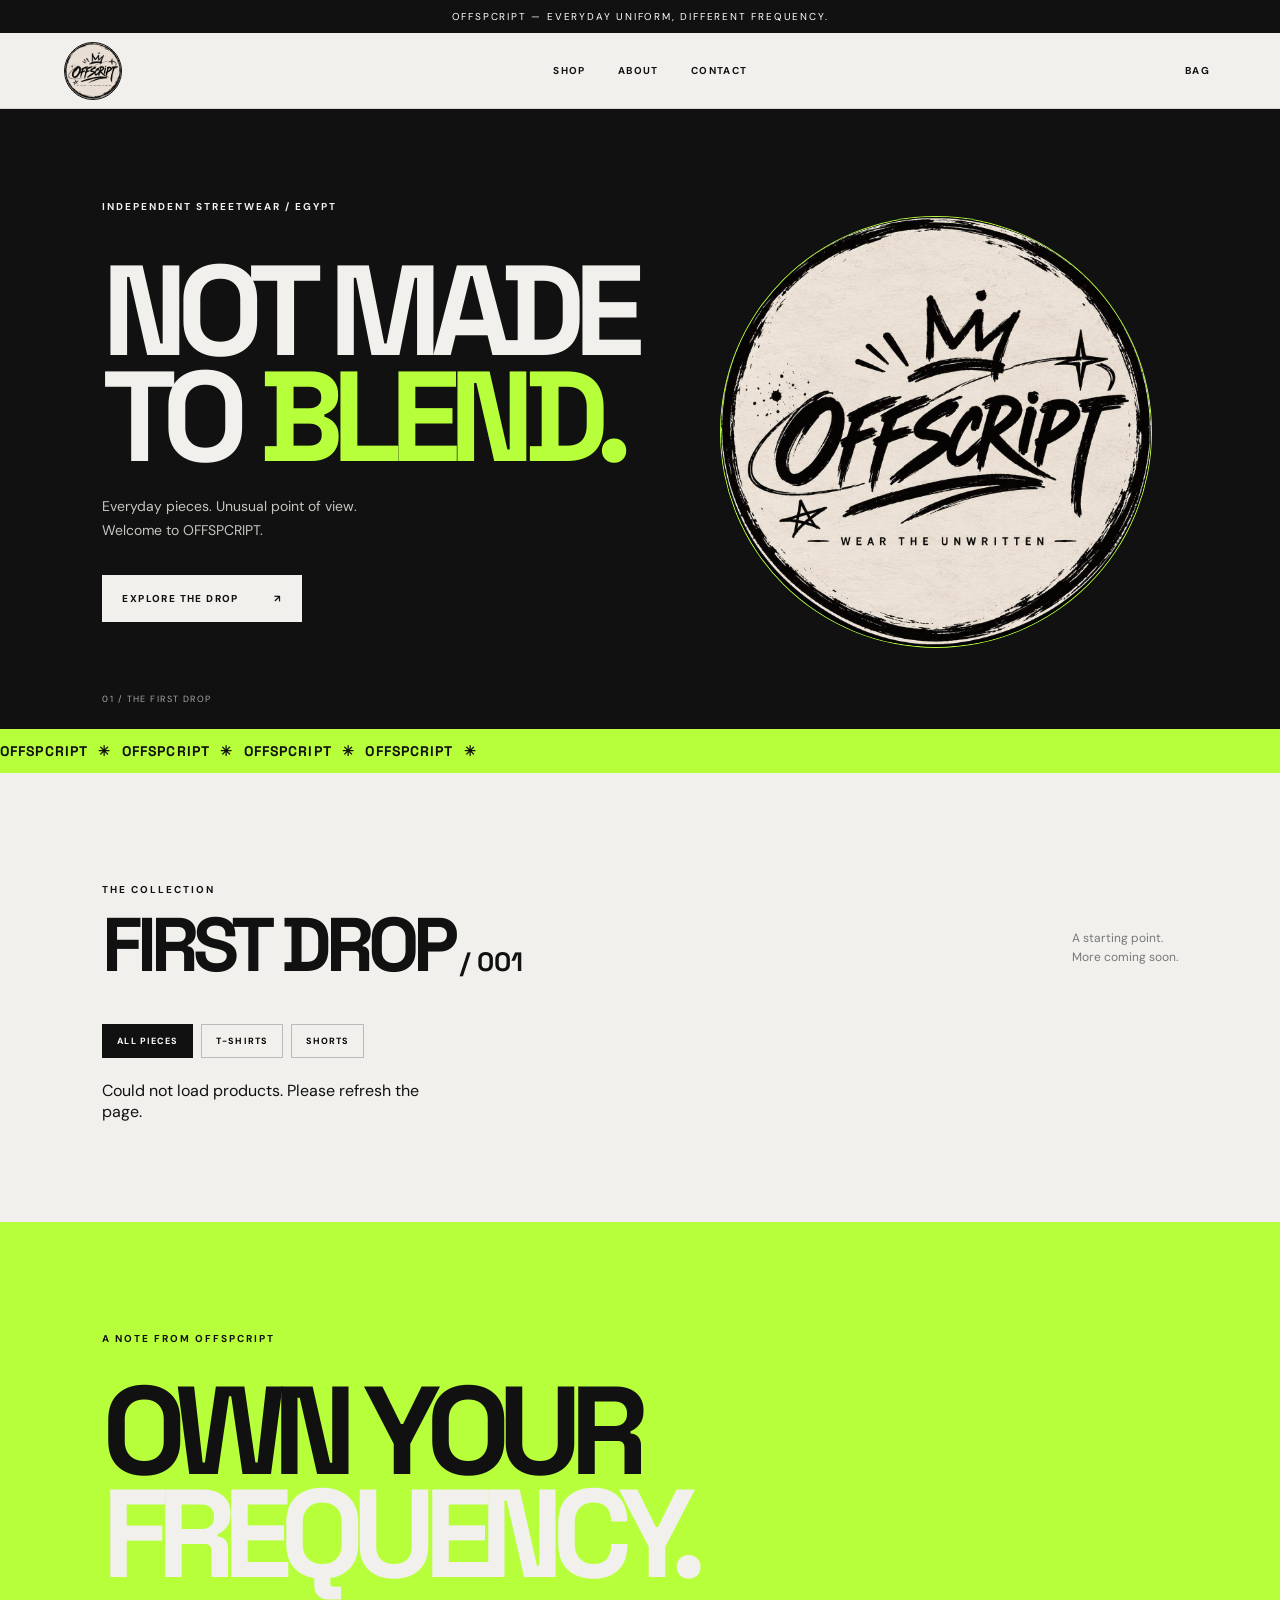
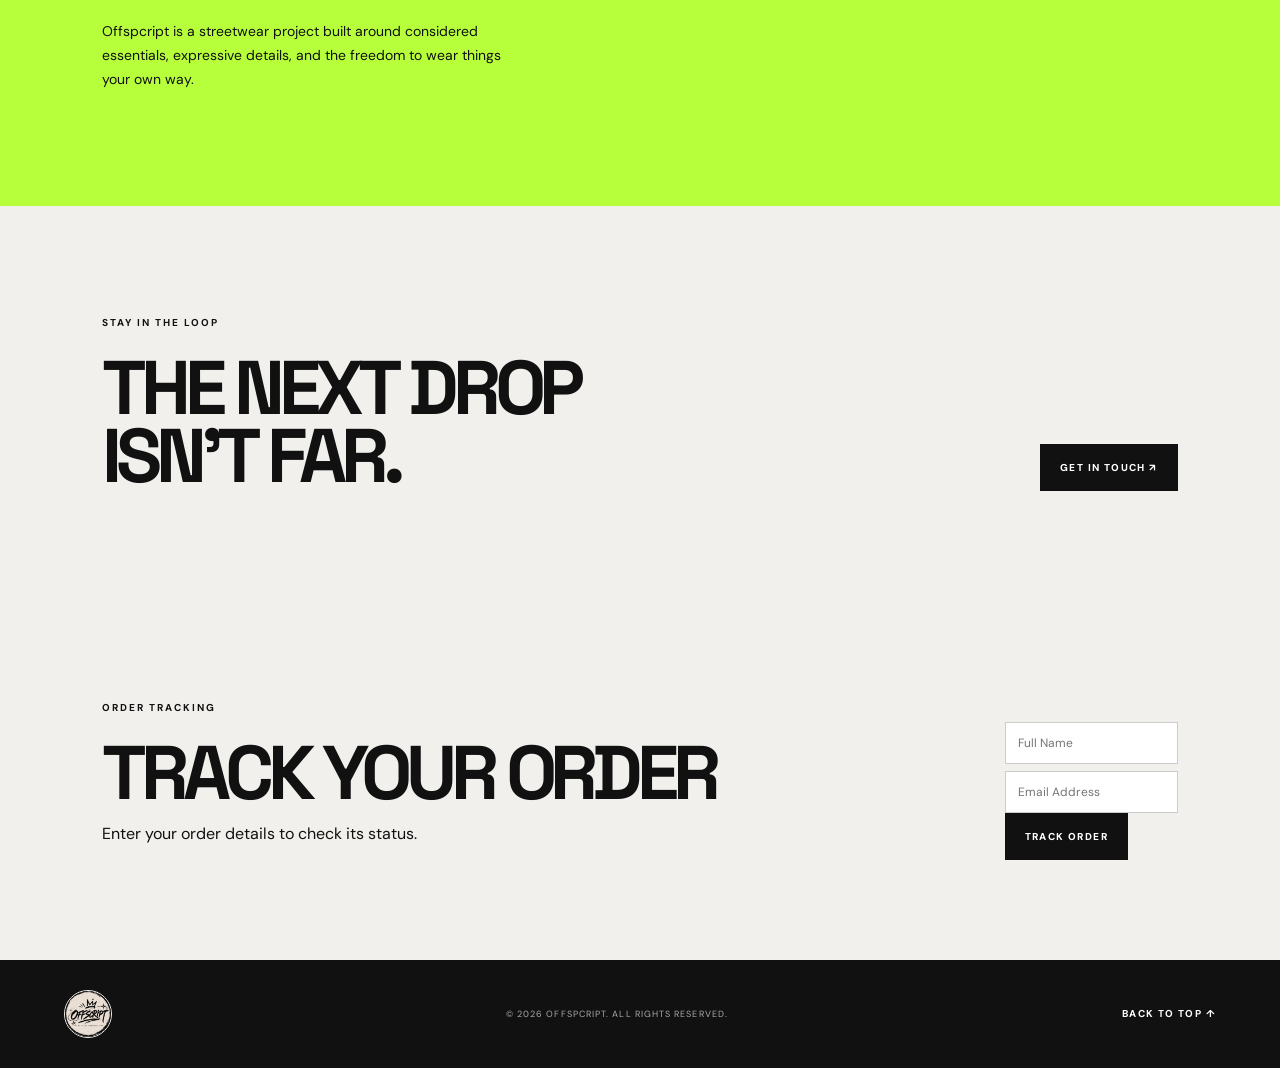
<file: index.html>
<!doctype html>
<html lang="en">
<head>
  <meta charset="utf-8">
  <meta name="viewport" content="width=device-width, initial-scale=1">
  <meta name="description" content="OFFSPCRIPT — independent streetwear.">
  <title>OFFSPCRIPT — Streetwear</title>
  <link rel="preconnect" href="https://fonts.googleapis.com">
  <link rel="preconnect" href="https://fonts.gstatic.com" crossorigin>
  <link href="https://fonts.googleapis.com/css2?family=DM+Sans:wght@400;500;600;700;800&family=Space+Grotesk:wght@400;500;600;700&display=swap" rel="stylesheet">
<link rel="stylesheet" href="styles.css">
</head>
<body>
  <div class="announcement">OFFSPCRIPT — EVERYDAY UNIFORM, DIFFERENT FREQUENCY.</div>

  <header class="header">
    <a class="wordmark logo-link" href="#" aria-label="OFFSPCRIPT home">
      <img src="logo.png" alt="OFFSPCRIPT — Wear the Unwritten">
    </a>
    <nav>
      <a href="#shop">SHOP</a>
      <a href="#about">ABOUT</a>
      <a href="#contact">CONTACT</a>
    </nav>
    <button class="cart-trigger" id="openCart">BAG</button>
  </header>

  <main>
    <section class="hero">
      <div class="hero-copy">
        <p class="eyebrow">INDEPENDENT STREETWEAR / EGYPT</p>
        <h1>NOT MADE<br>TO <em>BLEND.</em></h1>
        <p class="hero-desc">Everyday pieces. Unusual point of view.<br>Welcome to OFFSPCRIPT.</p>
        <a class="button button-light" href="#shop">EXPLORE THE DROP <span>↗</span></a>
      </div>

      <div class="hero-art" aria-label="OFFSPCRIPT brand logo">
        <img class="hero-logo" src="logo.png" alt="OFFSPCRIPT — Wear the Unwritten">
      </div>

      <div class="hero-index">01 / THE FIRST DROP</div>
    </section>

    <section class="ticker">
      <div>OFFSPCRIPT&nbsp; ✳ &nbsp;OFFSPCRIPT&nbsp; ✳ &nbsp;OFFSPCRIPT&nbsp; ✳ &nbsp;OFFSPCRIPT&nbsp; ✳ &nbsp;</div>
    </section>

    <section class="shop section" id="shop">
      <div class="section-heading">
        <div>
          <p class="eyebrow">THE COLLECTION</p>
          <h2>FIRST DROP<span> / 001</span></h2>
        </div>
        <p class="muted">A starting point.<br>More coming soon.</p>
      </div>

      <div class="filters">
        <button class="filter active" data-filter="all">ALL PIECES</button>
        <button class="filter" data-filter="tshirt">T-SHIRTS</button>
        <button class="filter" data-filter="shorts">SHORTS</button>
      </div>

      <div class="products" id="products"></div>
    </section>

    <section class="manifesto" id="about">
      <p class="eyebrow">A NOTE FROM OFFSPCRIPT</p>
      <h2>OWN YOUR<br><span>FREQUENCY.</span></h2>
      <p>Offspcript is a streetwear project built around considered essentials, expressive details, and the freedom to wear things your own way.</p>
    </section>

    <section class="contact section" id="contact">
      <div>
        <p class="eyebrow">STAY IN THE LOOP</p>
        <h2>THE NEXT DROP<br>ISN'T FAR.</h2>
      </div>
      <a class="button button-dark" href="mailto:hello@offspcript.com">GET IN TOUCH ↗</a>
    </section>
  <section class="contact section" id="track-order">
  <div>
    <p class="eyebrow">ORDER TRACKING</p>
    <h2>TRACK YOUR ORDER</h2>
    <p>Enter your order details to check its status.</p>
  </div>

  <div>
   <input id="trackName" type="text" placeholder="Full Name">
<input id="trackEmail" type="email" placeholder="Email Address">
    <button class="button button-dark" id="trackButton" type="button">
      TRACK ORDER
    </button>
    <div id="trackResult"></div>
  </div>
</section>
  </main>

  <footer>
    <a class="wordmark logo-link" href="#" aria-label="OFFSPCRIPT home">
      <img src="logo.png" alt="OFFSPCRIPT — Wear the Unwritten">
    </a>
    <span>© 2026 OFFSPCRIPT. ALL RIGHTS RESERVED.</span>
    <a href="#shop">BACK TO TOP ↑</a>
  </footer>

  <div class="overlay" id="overlay"></div>

  <aside class="cart-drawer" id="cartDrawer" aria-label="Shopping bag">
    <div class="drawer-head">
      <h2>YOUR BAG <span id="drawerCount">(0)</span></h2>
      <button id="closeCart" class="close">✕</button>
    </div>

    <div id="cartItems" class="cart-items">
      <p class="muted">Your bag is empty.</p>
    </div>

    <div class="cart-bottom">
      <div class="subtotal">
        <span>SUBTOTAL</span>
        <strong id="subtotal">EGP 0</strong>
      </div>
      <p class="tiny">Shipping is calculated when we confirm your order.</p>
      <button class="button button-dark full" id="checkoutButton">CONTINUE TO CHECKOUT</button>
    </div>
  </aside>

  <section class="checkout-modal" id="checkoutModal" aria-label="Checkout">
    <div class="modal-head">
      <div>
        <p class="eyebrow">OFFSPCRIPT / CHECKOUT</p>
        <h2>YOUR DETAILS</h2>
      </div>
      <button class="close" id="closeCheckout">✕</button>
    </div>

    <form id="checkoutForm">
      <div class="form-grid">
        <label>FULL NAME
          <input name="name" required autocomplete="name" placeholder="Your name">
        </label>

        <label>PHONE NUMBER
          <input name="phone" required autocomplete="tel" placeholder="01xxxxxxxxx">
        </label>

     <label class="wide">EMAIL
  <input name="email" type="email" autocomplete="email" placeholder="you@example.com" required>
</label>
        <label class="wide">DELIVERY ADDRESS
          <textarea name="address" required rows="3" placeholder="Area, street, building, apartment"></textarea>
        </label>

        <label class="wide">ORDER NOTES (OPTIONAL)
          <textarea name="notes" rows="2" placeholder="Anything we should know?"></textarea>
        </label>
      </div>

      <fieldset>
        <legend>PAYMENT METHOD</legend>
        <label class="payment-choice">
          <input type="radio" name="payment" value="Cash on Delivery" checked>
          Cash on Delivery
        </label>
      </fieldset>

      <div class="checkout-total">
        <span>ORDER TOTAL</span>
        <strong id="checkoutTotal">EGP 0</strong>
      </div>

      <button class="button button-dark full" type="submit">PLACE ORDER</button>

      <p class="tiny">Payment will be collected in cash when your order is delivered.</p>
      <p class="form-message" id="formMessage" role="status"></p>
    </form>
  </section>

  <script src="products.js"></script>
  <script src="app.js"></script>
</body>
</html>
</file>
<file: styles.css>
*{box-sizing:border-box}html{scroll-behavior:smooth}body{margin:0;background:#f1f0ec;color:#111;font-family:"DM Sans",sans-serif}button,input,textarea{font:inherit}.announcement{background:#111;color:#fff;text-align:center;padding:10px;font-size:10px;letter-spacing:.18em}.header{height:76px;padding:0 5vw;display:flex;align-items:center;justify-content:space-between;border-bottom:1px solid #d5d3cd;background:#f1f0ec;position:sticky;top:0;z-index:5}.wordmark{display:inline-flex;align-items:center;text-decoration:none;color:#111}.logo-link img{display:block;width:58px;height:58px;object-fit:cover;border-radius:50%;background:#080808;border:1px solid #111}.wordmark img{display:block}nav{display:flex;gap:32px}nav a,.cart-trigger,footer a{font-size:10px;letter-spacing:.14em;text-decoration:none;color:#111;font-weight:700}.cart-trigger{background:none;border:0;cursor:pointer}.cart-trigger span{display:none}.hero{min-height:620px;background:#111;color:#f1f0ec;padding:9vh 8vw 55px;display:grid;grid-template-columns:1.1fr .9fr;position:relative;overflow:hidden}.eyebrow{font-size:10px;letter-spacing:.2em;font-weight:700}.hero h1{font:700 clamp(64px,10vw,150px)/.83 "Space Grotesk";letter-spacing:-.09em;margin:45px 0 25px}.hero h1 em{font-style:normal;color:#b8ff3b}.hero-desc{color:#c6c6c0;line-height:1.7;font-size:14px;margin-bottom:32px}.button{display:inline-flex;align-items:center;justify-content:space-between;gap:35px;padding:17px 20px;text-decoration:none;font-size:10px;letter-spacing:.14em;font-weight:800;border:0;cursor:pointer}.button-light{background:#f1f0ec;color:#111}.button-dark{background:#111;color:#fff}.hero-art{position:relative;min-height:420px;display:flex;align-items:center;justify-content:center}.hero-logo{display:block;width:min(100%,430px);aspect-ratio:1;object-fit:contain;border-radius:50%;box-shadow:0 0 0 1px #b8ff3b}.hero-index{position:absolute;bottom:24px;left:8vw;font-size:9px;letter-spacing:.16em;color:#aaa}.ticker{overflow:hidden;background:#b8ff3b;padding:13px 0;font:700 14px "Space Grotesk";letter-spacing:.08em;white-space:nowrap}.ticker div{animation:scroll 22s linear infinite}@keyframes scroll{to{transform:translateX(-30%)}}.section{padding:100px 8vw}.section-heading{display:flex;justify-content:space-between;align-items:end}.section-heading h2,.contact h2{font:700 clamp(38px,6vw,76px)/.9 "Space Grotesk";letter-spacing:-.08em;margin:15px 0 0}.section-heading h2 span{font-size:.35em;letter-spacing:0}.muted{color:#777;font-size:12px;line-height:1.6}.filters{display:flex;gap:8px;margin:45px 0 22px}.filter{border:1px solid #bbb;background:none;padding:10px 14px;font-size:9px;font-weight:700;letter-spacing:.12em;cursor:pointer}.filter.active{background:#111;color:#fff;border-color:#111}.products{display:grid;grid-template-columns:repeat(3,1fr);gap:18px}.product-card{min-width:0}.product-image{aspect-ratio:4/5;background:#deddd7;display:flex;align-items:center;justify-content:center;position:relative;overflow:hidden}.product-image img{width:100%;height:100%;object-fit:cover}.placeholder-art{font:700 clamp(45px,7vw,90px)/.8 "Space Grotesk";letter-spacing:-.1em;transform:rotate(-10deg);text-align:center}.product-tag{position:absolute;top:12px;left:12px;background:#b8ff3b;padding:7px 9px;font-size:8px;font-weight:800;letter-spacing:.12em}.product-info{display:flex;justify-content:space-between;gap:10px;padding:14px 0}.product-name{font-size:12px;font-weight:800;letter-spacing:.04em}.product-price{font-size:12px}.product-meta{font-size:10px;color:#777;margin-top:5px}.add-button{background:none;border:1px solid #111;padding:10px 12px;font-size:9px;font-weight:800;letter-spacing:.1em;cursor:pointer;white-space:nowrap}.add-button:hover{background:#111;color:#fff}.manifesto{background:#b8ff3b;padding:100px 8vw}.manifesto h2{font:700 clamp(55px,10vw,125px)/.82 "Space Grotesk";letter-spacing:-.1em;margin:35px 0}.manifesto h2 span{color:#f1f0ec}.manifesto>p:last-child{max-width:430px;font-size:14px;line-height:1.7}.contact{display:flex;justify-content:space-between;align-items:end}.contact h2{margin-top:25px}footer{background:#111;color:#aaa;padding:30px 5vw;display:flex;align-items:center;justify-content:space-between}footer .wordmark,footer a{color:#fff}footer .logo-link img{width:48px;height:48px;border-color:#f1f0ec}footer span{font-size:9px;letter-spacing:.12em}.overlay{position:fixed;inset:0;background:#0008;z-index:8;opacity:0;pointer-events:none;transition:.25s}.overlay.show{opacity:1;pointer-events:auto}.cart-drawer{position:fixed;z-index:9;right:0;top:0;height:100%;width:min(460px,100%);background:#f1f0ec;padding:28px;transform:translateX(105%);transition:.3s;display:flex;flex-direction:column}.cart-drawer.show{transform:translateX(0)}.drawer-head,.modal-head{display:flex;justify-content:space-between;align-items:start;border-bottom:1px solid #ccc;padding-bottom:20px}.drawer-head h2,.modal-head h2{font:700 26px "Space Grotesk";letter-spacing:-.06em;margin:0}.drawer-head h2 span{font-size:13px}.close{border:0;background:none;font-size:20px;cursor:pointer}.cart-items{flex:1;overflow:auto;padding:15px 0}.cart-row{display:grid;grid-template-columns:1fr auto;gap:12px;padding:15px 0;border-bottom:1px solid #ddd}.cart-row strong{font-size:12px}.cart-row small{display:block;color:#777;margin-top:6px}.qty{display:flex;gap:10px;align-items:center}.qty button{border:1px solid #aaa;background:none;width:25px;height:25px;cursor:pointer}.cart-bottom{border-top:1px solid #ccc;padding-top:20px}.subtotal,.checkout-total{display:flex;justify-content:space-between;font-size:11px;letter-spacing:.1em;margin-bottom:15px}.full{width:100%}.tiny{font-size:10px;color:#777;line-height:1.6}.checkout-modal{display:none;position:fixed;z-index:12;inset:50% auto auto 50%;transform:translate(-50%,-50%);width:min(620px,94vw);max-height:90vh;overflow:auto;background:#f1f0ec;padding:28px;box-shadow:0 20px 80px #0005}.checkout-modal.show{display:block}.modal-head{margin-bottom:22px}.modal-head .eyebrow{margin:0 0 8px}.form-grid{display:grid;grid-template-columns:1fr 1fr;gap:14px}.form-grid label,fieldset{font-size:9px;letter-spacing:.12em;font-weight:800}.form-grid .wide{grid-column:1/-1}input:not([type=radio]),textarea{display:block;width:100%;margin-top:7px;padding:12px;border:1px solid #ccc;background:#fff;font-size:12px;letter-spacing:0;outline:none}input:focus,textarea:focus{border-color:#111}fieldset{border:1px solid #ccc;margin:20px 0;padding:14px}.payment-choice{display:block;margin:12px 0;font-size:11px;letter-spacing:0;font-weight:500}.payment-choice input{margin-right:8px}.checkout-total{padding-top:16px;border-top:1px solid #ccc}.form-message{font-size:12px;line-height:1.5}.form-message.success{color:#16733b}.form-message.error{color:#b00020}@media(max-width:700px){.header{height:64px;padding:0 5vw}.logo-link img{width:48px;height:48px}nav{gap:12px}nav a{font-size:8px}.hero{grid-template-columns:1fr;padding:65px 7vw 65px;min-height:700px}.hero-art{min-height:270px}.hero-logo{width:min(72vw,300px)}.hero-index{left:7vw}.section{padding:70px 6vw}.products{grid-template-columns:repeat(2,1fr);gap:12px}.section-heading{align-items:start;gap:15px}.section-heading .muted{display:none}.manifesto{padding:75px 7vw}.contact{align-items:start;gap:25px;flex-direction:column}footer{gap:15px;flex-wrap:wrap}footer span{order:3;width:100%}.form-grid{grid-template-columns:1fr}.form-grid .wide{grid-column:auto}.checkout-modal{padding:20px}.add-button{padding:9px 8px;font-size:8px}}
</file>
